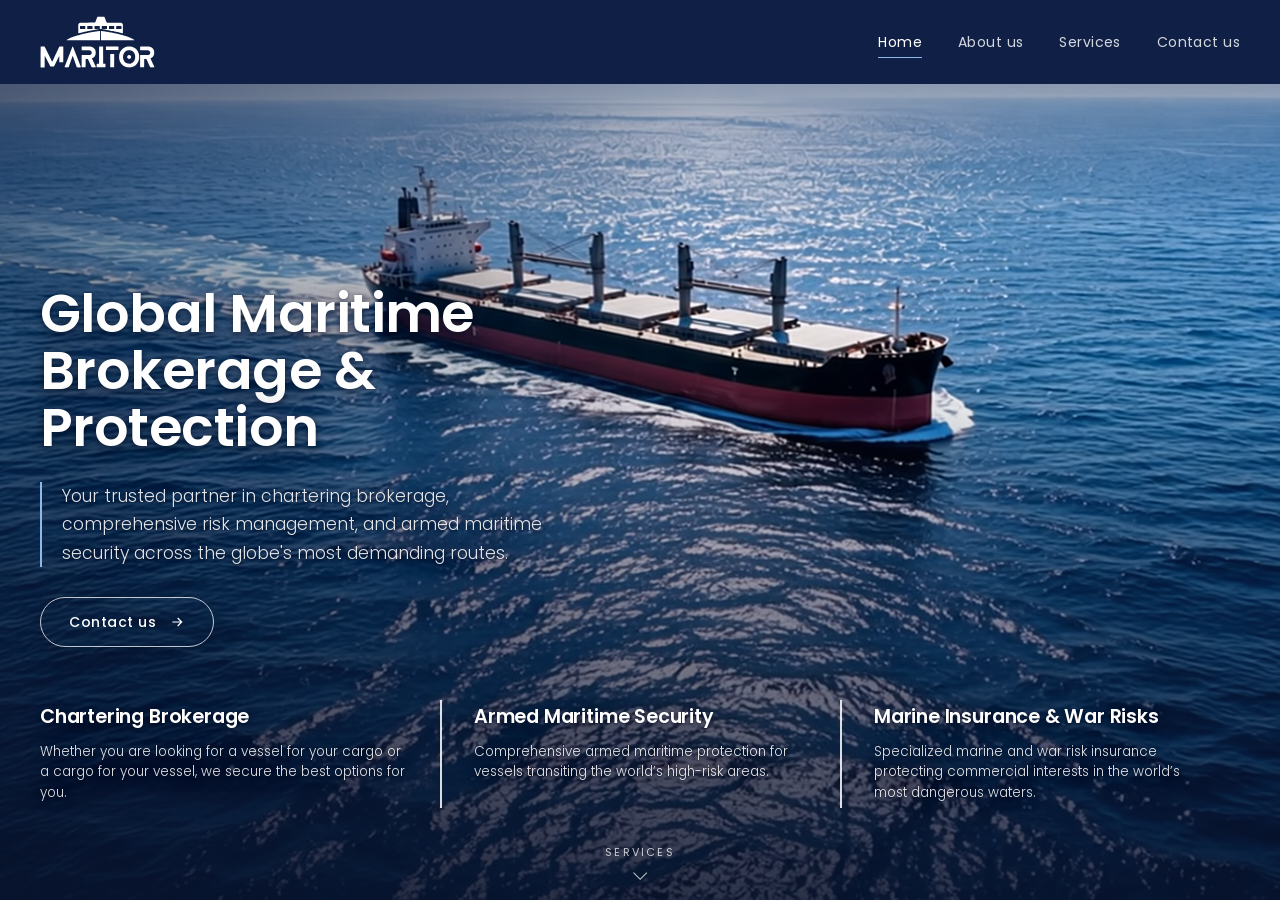
<file: index.html>
<!doctype html>
<html lang="en" class="no-js">
<head>
  <meta charset="utf-8">
  <meta name="viewport" content="width=device-width, initial-scale=1">
  <title>Maritor — Global Maritime Brokerage &amp; Protection</title>
  <meta name="description" content="Your trusted partner in chartering brokerage, comprehensive risk management, and armed maritime security across the globe's most demanding routes.">
  <link rel="canonical" href="https://maritorshipbrokers.com/">
  <meta property="og:type" content="website">
  <meta property="og:site_name" content="Maritor">
  <meta property="og:title" content="Maritor — Global Maritime Brokerage &amp; Protection">
  <meta property="og:description" content="Chartering brokerage, armed maritime security and war risk insurance brokerage.">
  <meta property="og:url" content="https://maritorshipbrokers.com/">
  <meta property="og:image" content="https://maritorshipbrokers.com/assets/video/hero-poster.jpg">
  <meta name="theme-color" content="#0f1f45">
  <link rel="icon" href="assets/img/favicon.svg" type="image/svg+xml">
  <link rel="preconnect" href="https://fonts.googleapis.com">
  <link rel="preconnect" href="https://fonts.gstatic.com" crossorigin>
  <link href="https://fonts.googleapis.com/css2?family=Poppins:wght@300;400;500;600&display=swap" rel="stylesheet">
  <link rel="preload" as="image" href="assets/video/hero-poster.jpg">
  <link rel="stylesheet" href="assets/css/style.css?v=15">
  <script type="application/ld+json">
  {"@context":"https://schema.org","@type":"Organization","name":"Maritor","url":"https://maritorshipbrokers.com/","logo":"https://maritorshipbrokers.com/assets/img/logo-blue.svg","email":"operations@maritorshipbrokers.com","description":"Global maritime brokerage and protection: chartering brokerage, armed maritime security and war risk insurance brokerage."}
  </script>
</head>
<body class="page-home">
  <a class="skip-link" href="#main">Skip to content</a>

  <header class="site-header" id="top">
    <div class="container">
      <a class="brand" href="index.html" aria-label="Maritor — Home">
        <img src="assets/img/logo-white.svg" alt="Maritor" width="115" height="52">
      </a>
      <button class="nav-toggle" aria-label="Open menu" aria-expanded="false" aria-controls="site-nav"><span></span><span></span><span></span></button>
      <nav class="nav" id="site-nav" aria-label="Main">
        <ul class="nav__list">
          <li><a class="nav__link" href="index.html" aria-current="page">Home</a></li>
          <li><a class="nav__link" href="about.html">About us</a></li>
          <li><a class="nav__link" href="services.html">Services</a></li>
          <li><a class="nav__link" href="contact.html">Contact us</a></li>
        </ul>
      </nav>
    </div>
  </header>

  <main id="main">
    <!-- HERO: ship video -->
    <section class="hero" aria-label="Introduction">
      <div class="hero__video" aria-hidden="true">
        <video class="hero__media" id="heroVideo" autoplay muted playsinline preload="auto"
               poster="assets/video/hero-poster.jpg">
        <source src="assets/video/hero-mobile.mp4" media="(max-width: 860px)" type="video/mp4">
        <source src="assets/video/hero-av1.mp4" type='video/mp4; codecs="av01.0.08M.10"'>
        <source src="assets/video/hero.mp4?v=3" type="video/mp4">
        </video>
        <video class="hero__media hero__media--b" id="heroVideoB" muted playsinline preload="auto">
        <source src="assets/video/hero-mobile.mp4" media="(max-width: 860px)" type="video/mp4">
        <source src="assets/video/hero-av1.mp4" type='video/mp4; codecs="av01.0.08M.10"'>
        <source src="assets/video/hero.mp4?v=3" type="video/mp4">
        </video>
      </div>
      <div class="container hero__inner">
        <div class="hero__content">
          <h1 class="hero__title reveal">Global Maritime Brokerage &amp; Protection</h1>
          <p class="hero__lead reveal">Your trusted partner in chartering brokerage, comprehensive risk management, and armed maritime security across the globe's most demanding routes.</p>
          <a class="btn btn--ghost reveal" href="contact.html">Contact us
            <svg viewBox="0 0 24 24" fill="none" stroke="currentColor" stroke-width="1.8" aria-hidden="true"><path d="M5 12h14M13 6l6 6-6 6"/></svg>
          </a>
        </div>
        <nav class="hero-cols reveal" aria-label="Our services">
          <a class="hero-col" href="services.html#brokerage">
            <h2>Chartering Brokerage</h2>
            <p>Whether you are looking for a vessel for your cargo or a cargo for your vessel, we secure the best options for you.</p>
          </a>
          <a class="hero-col" href="services.html#security">
            <h2>Armed Maritime Security</h2>
            <p>Comprehensive armed maritime protection for vessels transiting the world&rsquo;s high-risk areas.</p>
          </a>
          <a class="hero-col" href="services.html#insurance">
            <h2>Marine Insurance &amp; War Risks</h2>
            <p>Specialized marine and war risk insurance protecting commercial interests in the world&rsquo;s most dangerous waters.</p>
          </a>
        </nav>
      </div>
      <a class="hero__next" href="services.html" aria-label="Next: Services"><span>Services</span></a>
    </section>
  </main>

  <script src="assets/js/main.js?v=8" defer></script>
</body>
</html>
</file>
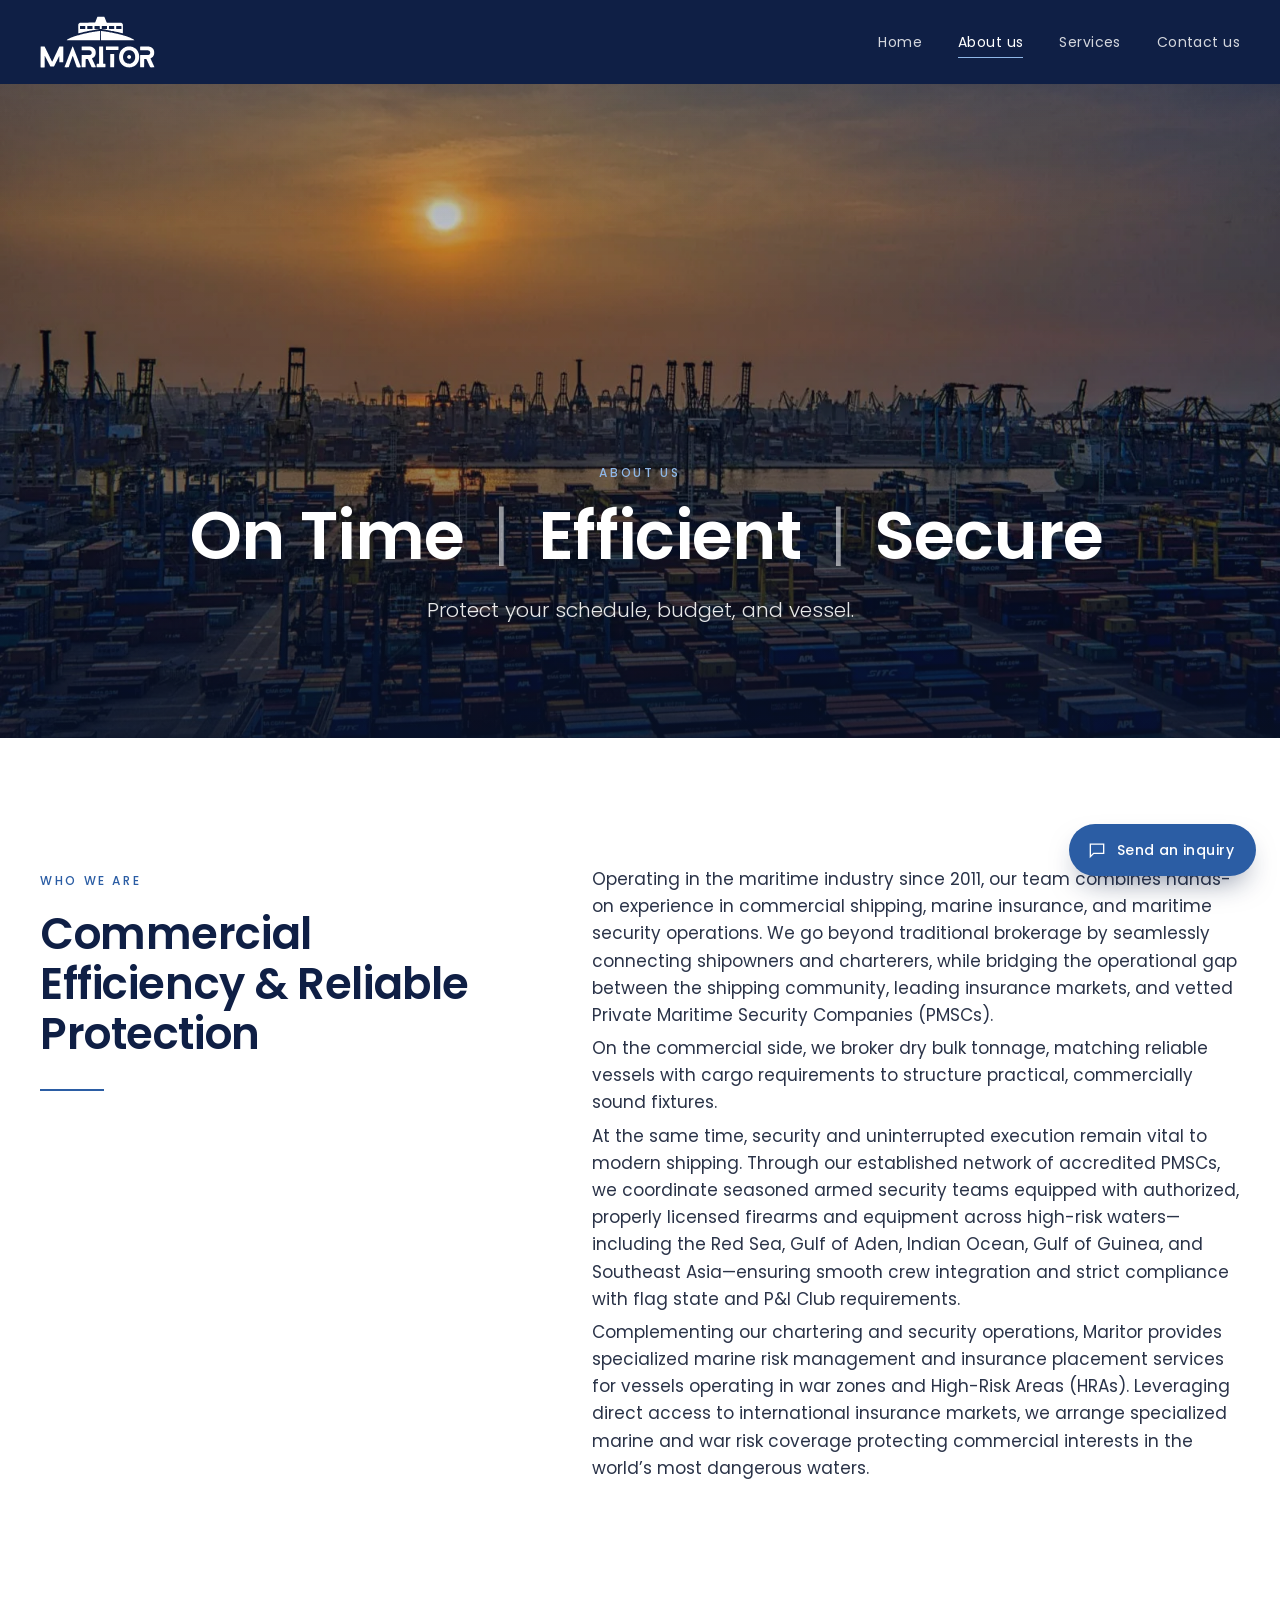
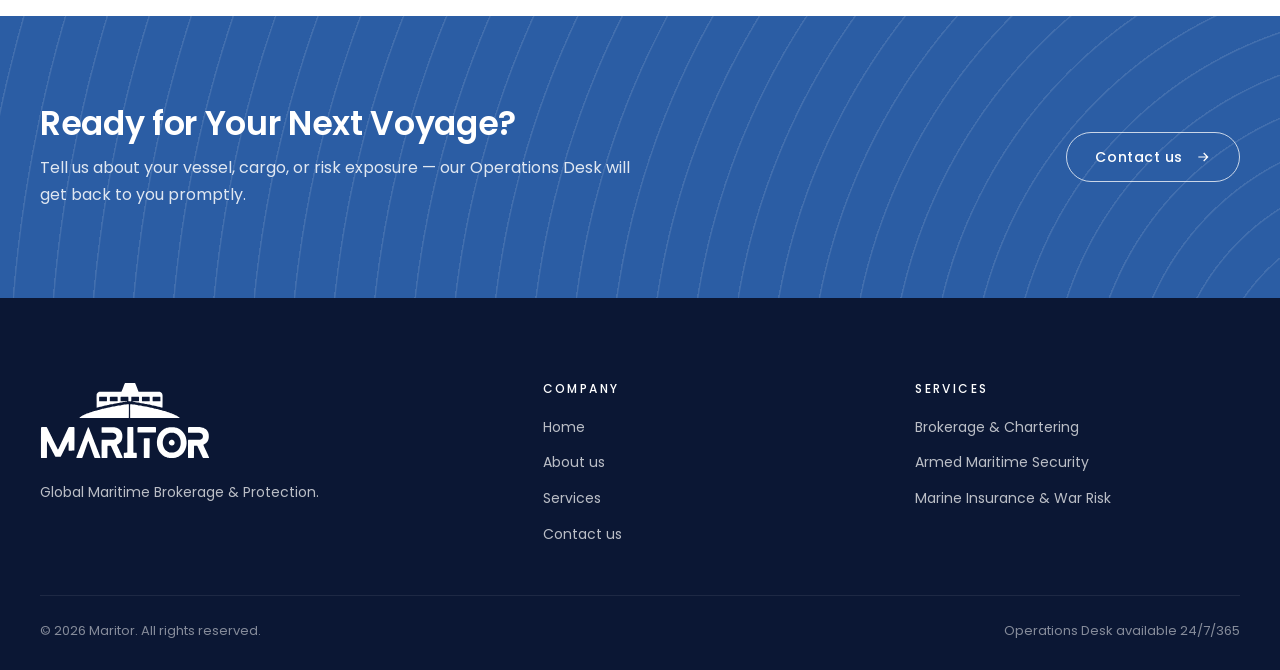
<file: about.html>
<!doctype html>
<html lang="en" class="no-js">
<head>
  <meta charset="utf-8">
  <meta name="viewport" content="width=device-width, initial-scale=1">
  <title>About us — Maritor</title>
  <meta name="description" content="Operating in the maritime industry since 2011: chartering brokerage, armed maritime security and war risk insurance arrangement.">
  <link rel="canonical" href="https://maritorshipbrokers.com/about.html">
  <meta property="og:type" content="website">
  <meta property="og:site_name" content="Maritor">
  <meta property="og:title" content="About us — Maritor">
  <meta property="og:description" content="Operating in the maritime industry since 2011: chartering brokerage, armed maritime security and war risk insurance arrangement.">
  <meta property="og:url" content="https://maritorshipbrokers.com/about.html">
  <meta property="og:image" content="https://maritorshipbrokers.com/assets/img/about-port-v3.jpg">
  <meta name="theme-color" content="#0f1f45">
  <link rel="icon" href="assets/img/favicon.svg" type="image/svg+xml">
  <link rel="preconnect" href="https://fonts.googleapis.com">
  <link rel="preconnect" href="https://fonts.gstatic.com" crossorigin>
  <link href="https://fonts.googleapis.com/css2?family=Poppins:wght@300;400;500;600&display=swap" rel="stylesheet">
  <link rel="stylesheet" href="assets/css/style.css?v=15">
</head>
<body>
  <a class="skip-link" href="#main">Skip to content</a>

  <header class="site-header" id="top">
    <div class="container">
      <a class="brand" href="index.html" aria-label="Maritor — Home">
        <img src="assets/img/logo-white.svg" alt="Maritor" width="115" height="52">
      </a>
      <button class="nav-toggle" aria-label="Open menu" aria-expanded="false" aria-controls="site-nav"><span></span><span></span><span></span></button>
      <nav class="nav" id="site-nav" aria-label="Main">
        <ul class="nav__list">
          <li><a class="nav__link" href="index.html">Home</a></li>
          <li><a class="nav__link" href="about.html" aria-current="page">About us</a></li>
          <li><a class="nav__link" href="services.html">Services</a></li>
          <li><a class="nav__link" href="contact.html">Contact us</a></li>
        </ul>
      </nav>
    </div>
  </header>

  <main id="main">
    <section class="page-hero">
      <picture><source type="image/webp" srcset="assets/img/about-port-v3-1200.webp 1200w, assets/img/about-port-v3-2400.webp 2400w" sizes="100vw"><img class="page-hero__img" src="assets/img/about-port-v3.jpg" alt="Aerial view of a container port at dusk" fetchpriority="high" decoding="async"></picture>
      <div class="container page-hero__content">
        <span class="eyebrow eyebrow--light reveal">About us</span>
        <h1 class="page-hero__title page-hero__title--line reveal">On Time <span>|</span> Efficient <span>|</span> Secure</h1>
        <p class="page-hero__lead reveal">Protect your schedule, budget, and vessel.</p>
      </div>
    </section>

    <section class="about">
      <div class="container about__grid">
        <div class="about__heading reveal">
          <span class="eyebrow">Who we are</span>
          <h2>Commercial Efficiency &amp; Reliable Protection</h2>
          <div class="rule"></div>
        </div>
        <div class="about__body reveal">
          <p>Operating in the maritime industry since 2011, our team combines hands-on experience in commercial shipping, marine insurance, and maritime security operations. We go beyond traditional brokerage by seamlessly connecting shipowners and charterers, while bridging the operational gap between the shipping community, leading insurance markets, and vetted Private Maritime Security Companies (PMSCs).</p>
          <p>On the commercial side, we broker dry bulk tonnage, matching reliable vessels with cargo requirements to structure practical, commercially sound fixtures.</p>
          <p>At the same time, security and uninterrupted execution remain vital to modern shipping. Through our established network of accredited PMSCs, we coordinate seasoned armed security teams equipped with authorized, properly licensed firearms and equipment across high-risk waters&mdash;including the Red Sea, Gulf of Aden, Indian Ocean, Gulf of Guinea, and Southeast Asia&mdash;ensuring smooth crew integration and strict compliance with flag state and P&amp;I Club requirements.</p>
          <p>Complementing our chartering and security operations, Maritor provides specialized marine risk management and insurance placement services for vessels operating in war zones and High-Risk Areas (HRAs). Leveraging direct access to international insurance markets, we arrange specialized marine and war risk coverage protecting commercial interests in the world&rsquo;s most dangerous waters.</p>
        </div>
      </div>
    </section>

    <section class="band">
      <div class="container">
        <div class="band__text reveal">
                    <h2>Ready for Your Next Voyage?</h2>
          <p>Tell us about your vessel, cargo, or risk exposure &mdash; our Operations Desk will get back to you promptly.</p>
        </div>
        <a class="btn btn--ghost reveal" href="contact.html">Contact us <svg viewBox="0 0 24 24" fill="none" stroke="currentColor" stroke-width="1.8" aria-hidden="true"><path d="M5 12h14M13 6l6 6-6 6"/></svg></a>
      </div>
    </section>
  </main>

  <footer class="site-footer">
    <div class="container">
      <div class="footer__top">
        <div class="footer__brand">
          <img src="assets/img/logo-white.svg" alt="Maritor" width="170" height="77">
          <p>Global Maritime Brokerage &amp; Protection.</p>
        </div>
        <div class="footer__col">
          <h3>Company</h3>
          <ul>
            <li><a href="index.html">Home</a></li>
            <li><a href="about.html">About us</a></li>
            <li><a href="services.html">Services</a></li>
            <li><a href="contact.html">Contact us</a></li>
          </ul>
        </div>
        <div class="footer__col">
          <h3>Services</h3>
          <ul>
            <li><a href="services.html#brokerage">Brokerage &amp; Chartering</a></li>
            <li><a href="services.html#security">Armed Maritime Security</a></li>
            <li><a href="services.html#insurance">Marine Insurance &amp; War Risk</a></li>
          </ul>
        </div>
      </div>
      <div class="footer__bottom">
        <span>&copy; <span data-year>2026</span> Maritor. All rights reserved.</span>
        <span>Operations Desk available 24/7/365</span>
      </div>
    </div>
  </footer>

  <script src="assets/js/main.js?v=8" defer></script>
</body>
</html>
</file>
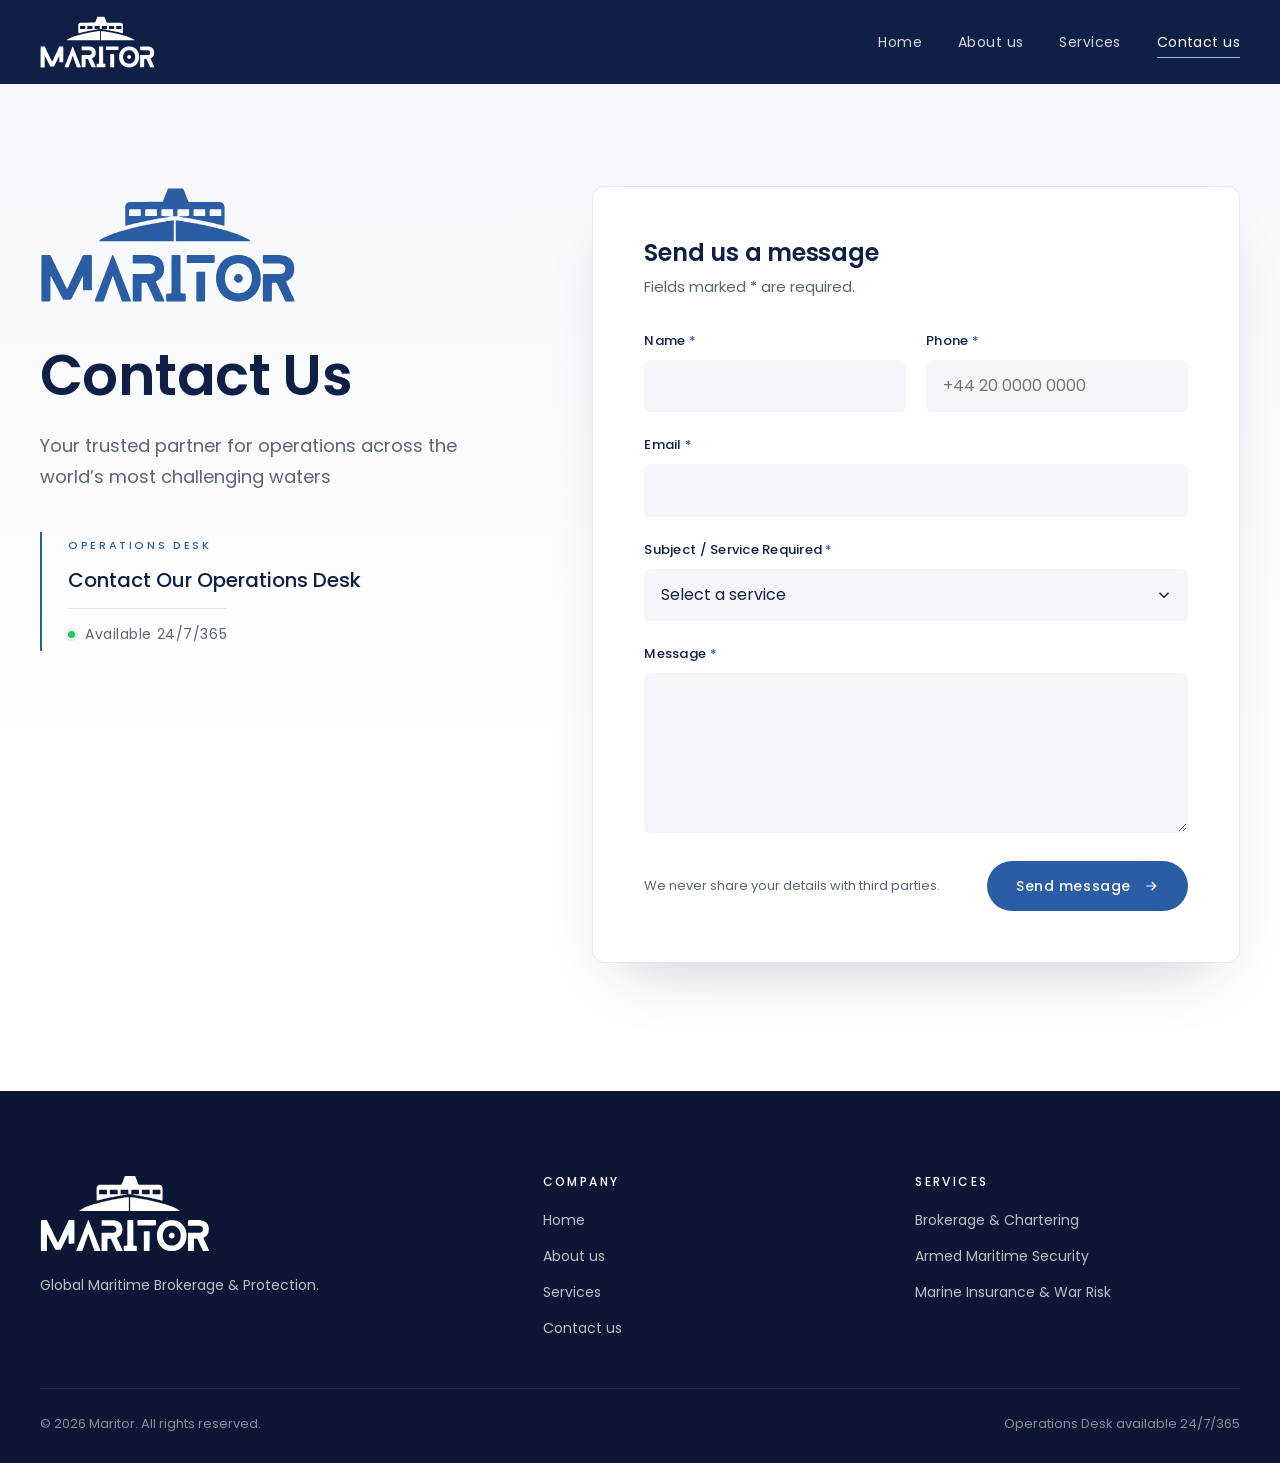
<file: contact.html>
<!doctype html>
<html lang="en" class="no-js">
<head>
  <meta charset="utf-8">
  <meta name="viewport" content="width=device-width, initial-scale=1">
  <title>Contact us — Maritor</title>
  <meta name="description" content="Contact the Maritor Operations Desk, available 24/7/365.">
  <link rel="canonical" href="https://maritorshipbrokers.com/contact.html">
  <meta property="og:type" content="website">
  <meta property="og:site_name" content="Maritor">
  <meta property="og:title" content="Contact us — Maritor">
  <meta property="og:description" content="Contact the Maritor Operations Desk, available 24/7/365.">
  <meta property="og:url" content="https://maritorshipbrokers.com/contact.html">
  <meta property="og:image" content="https://maritorshipbrokers.com/assets/video/hero-poster.jpg">
  <meta name="theme-color" content="#0f1f45">
  <link rel="icon" href="assets/img/favicon.svg" type="image/svg+xml">
  <link rel="preconnect" href="https://fonts.googleapis.com">
  <link rel="preconnect" href="https://fonts.gstatic.com" crossorigin>
  <link href="https://fonts.googleapis.com/css2?family=Poppins:wght@300;400;500;600&display=swap" rel="stylesheet">
  <link rel="stylesheet" href="assets/css/style.css?v=15">
</head>
<body>
  <a class="skip-link" href="#main">Skip to content</a>

  <header class="site-header" id="top">
    <div class="container">
      <a class="brand" href="index.html" aria-label="Maritor — Home">
        <img src="assets/img/logo-white.svg" alt="Maritor" width="115" height="52">
      </a>
      <button class="nav-toggle" aria-label="Open menu" aria-expanded="false" aria-controls="site-nav"><span></span><span></span><span></span></button>
      <nav class="nav" id="site-nav" aria-label="Main">
        <ul class="nav__list">
          <li><a class="nav__link" href="index.html">Home</a></li>
          <li><a class="nav__link" href="about.html">About us</a></li>
          <li><a class="nav__link" href="services.html">Services</a></li>
          <li><a class="nav__link" href="contact.html" aria-current="page">Contact us</a></li>
        </ul>
      </nav>
    </div>
  </header>

  <main id="main">
    <section class="contact">
      <div class="container contact__grid">
        <div class="reveal">
          <img class="contact__logo" src="assets/img/logo-blue.svg" alt="Maritor" width="260" height="118">
          <h1 class="contact__title">Contact Us</h1>
          <p class="contact__lead">Your trusted partner for operations across the world&rsquo;s most challenging waters</p>
          <div class="ops-desk">
            <span class="ops-desk__label">Operations Desk</span>
            <p class="ops-desk__title">Contact Our Operations Desk</p>
            <p class="ops-desk__meta"><span class="ops-desk__dot"></span>Available 24/7/365</p>
          </div>
        </div>

        <div class="form-card reveal">
          <h2>Send us a message</h2>
          <p>Fields marked <span style="color:var(--brand)">*</span> are required.</p>
          <form class="form" id="contactForm" action="contact.php" method="post" novalidate>
            <div class="field">
              <label for="f-name">Name <span class="req">*</span></label>
              <input id="f-name" name="name" type="text" autocomplete="name" required maxlength="100">
              <span class="field__error">Please enter your name.</span>
            </div>
            <div class="field">
              <label for="f-phone">Phone <span class="req">*</span></label>
              <input id="f-phone" name="phone" type="tel" autocomplete="tel" inputmode="tel" required maxlength="30" placeholder="+44 20 0000 0000">
              <span class="field__error">Please enter a valid phone number.</span>
            </div>
            <div class="field field--full">
              <label for="f-email">Email <span class="req">*</span></label>
              <input id="f-email" name="email" type="email" autocomplete="email" required maxlength="150">
              <span class="field__error">Please enter a valid email address.</span>
            </div>
            <div class="field field--full">
              <label for="f-service">Subject / Service Required <span class="req">*</span></label>
              <select id="f-service" name="service" required>
                <option value="" disabled selected hidden>Select a service</option>
                <option value="chartering">Chartering Inquiry</option>
                <option value="security">Maritime Security</option>
                <option value="insurance">Marine Insurance</option>
                <option value="general">General Inquiry</option>
              </select>
              <span class="field__error">Please choose a subject.</span>
            </div>
            <div class="field field--full">
              <label for="f-message">Message <span class="req">*</span></label>
              <textarea id="f-message" name="message" required maxlength="5000"></textarea>
              <span class="field__error">Please write your message.</span>
            </div>
            <div class="hp" aria-hidden="true">
              <label for="f-company">Company website</label>
              <input id="f-company" name="company_website" type="text" tabindex="-1" autocomplete="off">
            </div>
            <input type="hidden" name="ts" id="f-ts" value="">
            <div class="form-status" role="status" aria-live="polite"></div>
            <div class="form__footer">
              <p class="form__note">We never share your details with third parties.</p>
              <button class="btn btn--primary" type="submit">Send message <svg viewBox="0 0 24 24" fill="none" stroke="currentColor" stroke-width="1.8" aria-hidden="true"><path d="M5 12h14M13 6l6 6-6 6"/></svg></button>
            </div>
          </form>
        </div>
      </div>
    </section>
  </main>

  <footer class="site-footer">
    <div class="container">
      <div class="footer__top">
        <div class="footer__brand">
          <img src="assets/img/logo-white.svg" alt="Maritor" width="170" height="77">
          <p>Global Maritime Brokerage &amp; Protection.</p>
        </div>
        <div class="footer__col">
          <h3>Company</h3>
          <ul>
            <li><a href="index.html">Home</a></li>
            <li><a href="about.html">About us</a></li>
            <li><a href="services.html">Services</a></li>
            <li><a href="contact.html">Contact us</a></li>
          </ul>
        </div>
        <div class="footer__col">
          <h3>Services</h3>
          <ul>
            <li><a href="services.html#brokerage">Brokerage &amp; Chartering</a></li>
            <li><a href="services.html#security">Armed Maritime Security</a></li>
            <li><a href="services.html#insurance">Marine Insurance &amp; War Risk</a></li>
          </ul>
        </div>
      </div>
      <div class="footer__bottom">
        <span>&copy; <span data-year>2026</span> Maritor. All rights reserved.</span>
        <span>Operations Desk available 24/7/365</span>
      </div>
    </div>
  </footer>

  <script src="assets/js/main.js?v=8" defer></script>
</body>
</html>
</file>
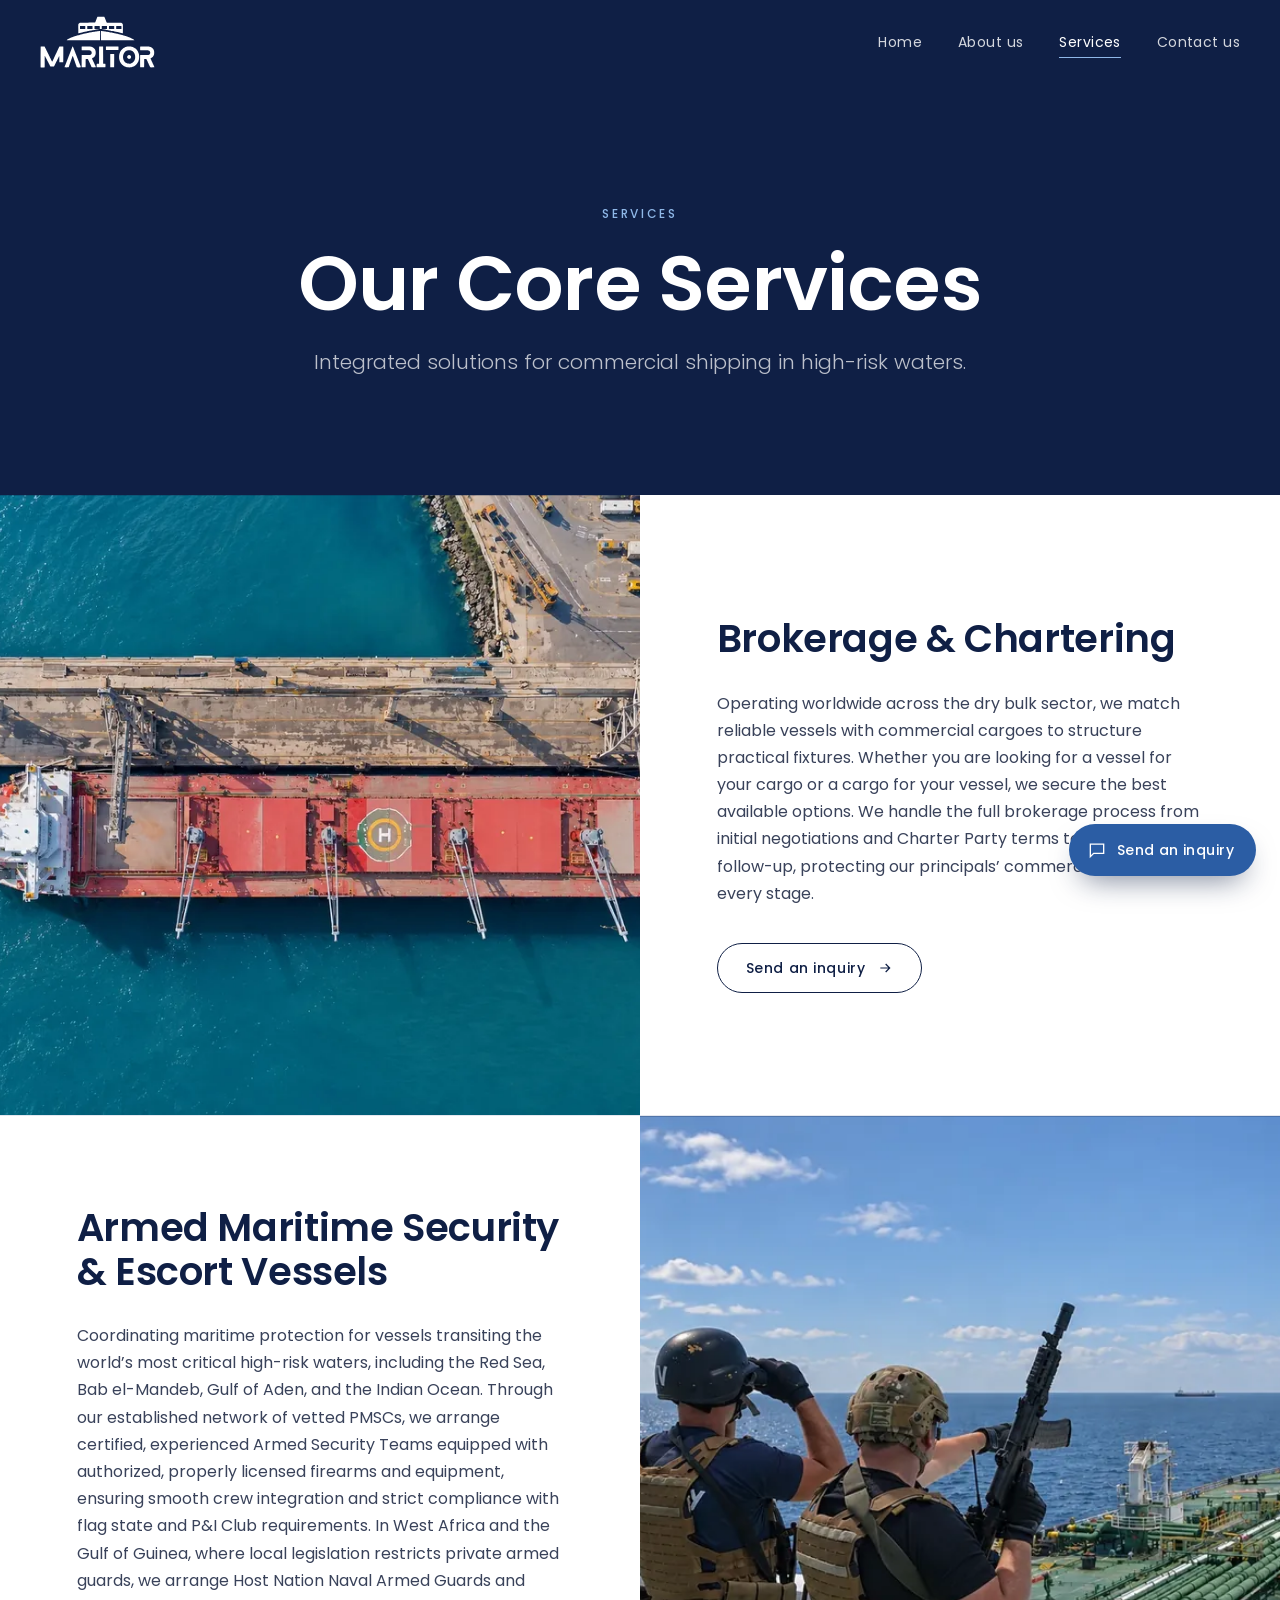
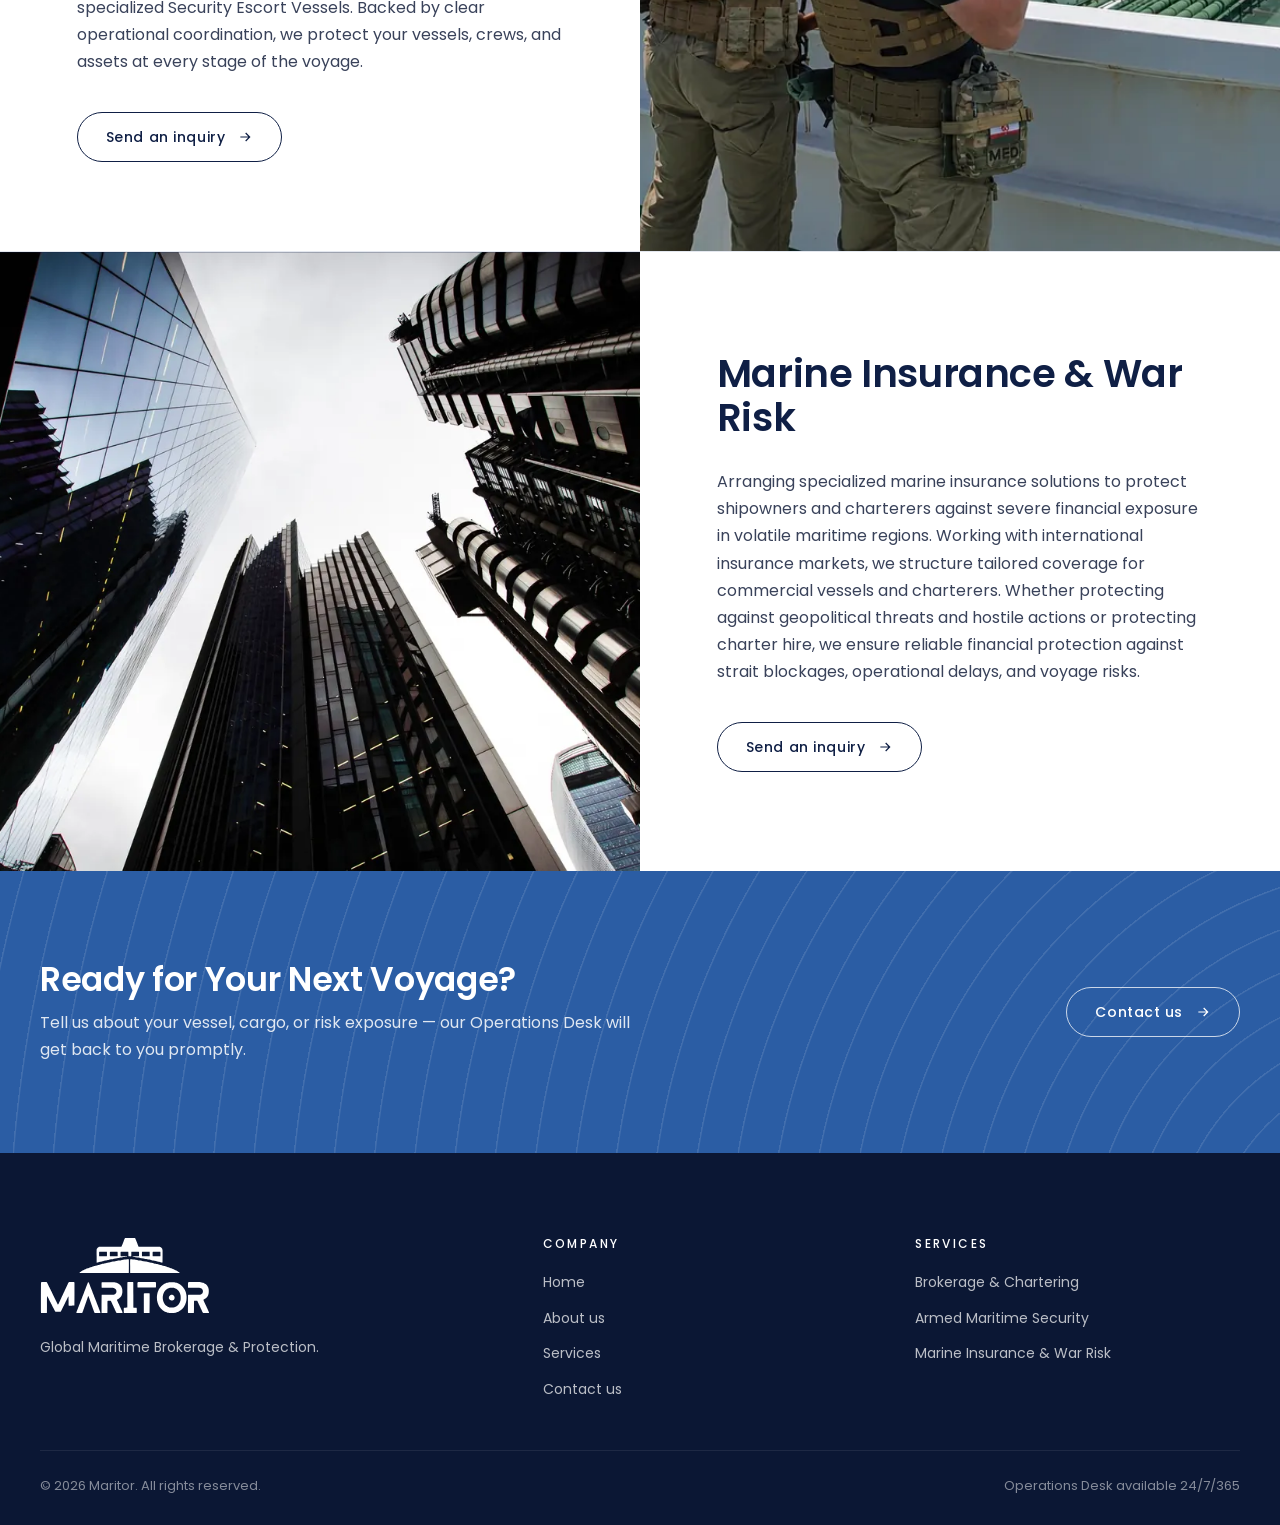
<file: services.html>
<!doctype html>
<html lang="en" class="no-js">
<head>
  <meta charset="utf-8">
  <meta name="viewport" content="width=device-width, initial-scale=1">
  <title>Services — Maritor</title>
  <meta name="description" content="Brokerage & Chartering, Armed Maritime Security & Escort Vessels, Marine Insurance & War Risk.">
  <link rel="canonical" href="https://maritorshipbrokers.com/services.html">
  <meta property="og:type" content="website">
  <meta property="og:site_name" content="Maritor">
  <meta property="og:title" content="Services — Maritor">
  <meta property="og:description" content="Brokerage & Chartering, Armed Maritime Security & Escort Vessels, Marine Insurance & War Risk.">
  <meta property="og:url" content="https://maritorshipbrokers.com/services.html">
  <meta property="og:image" content="https://maritorshipbrokers.com/assets/img/services-hero.jpg">
  <meta name="theme-color" content="#0f1f45">
  <link rel="icon" href="assets/img/favicon.svg" type="image/svg+xml">
  <link rel="preconnect" href="https://fonts.googleapis.com">
  <link rel="preconnect" href="https://fonts.gstatic.com" crossorigin>
  <link href="https://fonts.googleapis.com/css2?family=Poppins:wght@300;400;500;600&display=swap" rel="stylesheet">
  <link rel="stylesheet" href="assets/css/style.css?v=15">
</head>
<body>
  <a class="skip-link" href="#main">Skip to content</a>

  <header class="site-header" id="top">
    <div class="container">
      <a class="brand" href="index.html" aria-label="Maritor — Home">
        <img src="assets/img/logo-white.svg" alt="Maritor" width="115" height="52">
      </a>
      <button class="nav-toggle" aria-label="Open menu" aria-expanded="false" aria-controls="site-nav"><span></span><span></span><span></span></button>
      <nav class="nav" id="site-nav" aria-label="Main">
        <ul class="nav__list">
          <li><a class="nav__link" href="index.html">Home</a></li>
          <li><a class="nav__link" href="about.html">About us</a></li>
          <li><a class="nav__link" href="services.html" aria-current="page">Services</a></li>
          <li><a class="nav__link" href="contact.html">Contact us</a></li>
        </ul>
      </nav>
    </div>
  </header>

  <main id="main">
    <section class="page-hero page-hero--plain">
      <div class="container page-hero__content">
        <span class="eyebrow eyebrow--light reveal">Services</span>
        <h1 class="page-hero__title reveal">Our Core Services</h1>
        <p class="page-hero__lead reveal">Integrated solutions for commercial shipping in high-risk waters.</p>
      </div>
    </section>

    <article class="service" id="brokerage">
      <div class="service__media reveal-img"><picture><source type="image/webp" srcset="assets/img/service-brokerage-v2-1200.webp 1200w, assets/img/service-brokerage-v2-2400.webp 2400w" sizes="(max-width: 960px) 100vw, 50vw"><img class="" src="assets/img/service-brokerage-v2.jpg" alt="Bulk carrier loading cargo at a terminal, aerial view" loading="lazy" decoding="async"></picture></div>
      <div class="service__body reveal">
        <h2 class="service__title">Brokerage &amp; Chartering</h2>
        <p class="service__text">Operating worldwide across the dry bulk sector, we match reliable vessels with commercial cargoes to structure practical fixtures. Whether you are looking for a vessel for your cargo or a cargo for your vessel, we secure the best available options. We handle the full brokerage process from initial negotiations and Charter Party terms to post-fixture follow-up, protecting our principals&rsquo; commercial interests at every stage.</p>
        <div><a class="btn btn--outline" href="contact.html?service=chartering">Send an inquiry <svg viewBox="0 0 24 24" fill="none" stroke="currentColor" stroke-width="1.8" aria-hidden="true"><path d="M5 12h14M13 6l6 6-6 6"/></svg></a></div>
      </div>
    </article>

    <article class="service service--reverse" id="security">
      <div class="service__media reveal-img"><picture><source type="image/webp" srcset="assets/img/service-security-v2-1200.webp 1200w, assets/img/service-security-v2-2400.webp 2400w" sizes="(max-width: 960px) 100vw, 50vw"><img class="" src="assets/img/service-security-v2.jpg" alt="Armed security team on the deck of a tanker" loading="lazy" decoding="async"></picture></div>
      <div class="service__body reveal">
        <h2 class="service__title">Armed Maritime Security &amp; Escort Vessels</h2>
        <p class="service__text">Coordinating maritime protection for vessels transiting the world&rsquo;s most critical high-risk waters, including the Red Sea, Bab el-Mandeb, Gulf of Aden, and the Indian Ocean. Through our established network of vetted PMSCs, we arrange certified, experienced Armed Security Teams equipped with authorized, properly licensed firearms and equipment, ensuring smooth crew integration and strict compliance with flag state and P&amp;I Club requirements. In West Africa and the Gulf of Guinea, where local legislation restricts private armed guards, we arrange Host Nation Naval Armed Guards and specialized Security Escort Vessels. Backed by clear operational coordination, we protect your vessels, crews, and assets at every stage of the voyage.</p>
        <div><a class="btn btn--outline" href="contact.html?service=security">Send an inquiry <svg viewBox="0 0 24 24" fill="none" stroke="currentColor" stroke-width="1.8" aria-hidden="true"><path d="M5 12h14M13 6l6 6-6 6"/></svg></a></div>
      </div>
    </article>

    <article class="service" id="insurance">
      <div class="service__media reveal-img"><picture><source type="image/webp" srcset="assets/img/service-insurance-1200.webp 1200w, assets/img/service-insurance-2400.webp 2400w" sizes="(max-width: 960px) 100vw, 50vw"><img class="" src="assets/img/service-insurance.jpg" alt="Glass office towers of a financial district" loading="lazy" decoding="async"></picture></div>
      <div class="service__body reveal">
        <h2 class="service__title">Marine Insurance &amp; War Risk</h2>
        <p class="service__text">Arranging specialized marine insurance solutions to protect shipowners and charterers against severe financial exposure in volatile maritime regions. Working with international insurance markets, we structure tailored coverage for commercial vessels and charterers. Whether protecting against geopolitical threats and hostile actions or protecting charter hire, we ensure reliable financial protection against strait blockages, operational delays, and voyage risks.</p>
        <div><a class="btn btn--outline" href="contact.html?service=insurance">Send an inquiry <svg viewBox="0 0 24 24" fill="none" stroke="currentColor" stroke-width="1.8" aria-hidden="true"><path d="M5 12h14M13 6l6 6-6 6"/></svg></a></div>
      </div>
    </article>


    <section class="band">
      <div class="container">
        <div class="band__text reveal">
                    <h2>Ready for Your Next Voyage?</h2>
          <p>Tell us about your vessel, cargo, or risk exposure &mdash; our Operations Desk will get back to you promptly.</p>
        </div>
        <a class="btn btn--ghost reveal" href="contact.html">Contact us <svg viewBox="0 0 24 24" fill="none" stroke="currentColor" stroke-width="1.8" aria-hidden="true"><path d="M5 12h14M13 6l6 6-6 6"/></svg></a>
      </div>
    </section>
  </main>

  <footer class="site-footer">
    <div class="container">
      <div class="footer__top">
        <div class="footer__brand">
          <img src="assets/img/logo-white.svg" alt="Maritor" width="170" height="77">
          <p>Global Maritime Brokerage &amp; Protection.</p>
        </div>
        <div class="footer__col">
          <h3>Company</h3>
          <ul>
            <li><a href="index.html">Home</a></li>
            <li><a href="about.html">About us</a></li>
            <li><a href="services.html">Services</a></li>
            <li><a href="contact.html">Contact us</a></li>
          </ul>
        </div>
        <div class="footer__col">
          <h3>Services</h3>
          <ul>
            <li><a href="services.html#brokerage">Brokerage &amp; Chartering</a></li>
            <li><a href="services.html#security">Armed Maritime Security</a></li>
            <li><a href="services.html#insurance">Marine Insurance &amp; War Risk</a></li>
          </ul>
        </div>
      </div>
      <div class="footer__bottom">
        <span>&copy; <span data-year>2026</span> Maritor. All rights reserved.</span>
        <span>Operations Desk available 24/7/365</span>
      </div>
    </div>
  </footer>

  <script src="assets/js/main.js?v=8" defer></script>
</body>
</html>
</file>
<file: assets/css/style.css>
/* ==========================================================================
   MARITOR — global styles
   ========================================================================== */

:root {
  --navy-900: #0b1734;
  --navy-800: #0f1f45;
  --navy-700: #16295a;
  --brand: #2b5da4;
  --brand-600: #234e8c;
  --sky: #8fb8e8;
  --ink: #18213a;
  --muted: #5b6478;
  --line: #e3e7ef;
  --bg-soft: #f4f6fa;
  --white: #ffffff;

  --font: "Poppins", system-ui, -apple-system, "Segoe UI", Roboto, Arial, sans-serif;

  --header-h: 84px;
  --container: 1240px;
  --gutter: clamp(16px, 4vw, 40px);
  --radius: 6px;
  --ease: cubic-bezier(.2, .7, .2, 1);
}

*, *::before, *::after { box-sizing: border-box; }

html { -webkit-text-size-adjust: 100%; scroll-behavior: smooth; scroll-padding-top: var(--header-h); }

body {
  margin: 0;
  font-family: var(--font);
  font-size: 16px;
  line-height: 1.7;
  color: var(--ink);
  background: var(--white);
  -webkit-font-smoothing: antialiased;
  text-rendering: optimizeLegibility;
}

img, video, svg { display: block; max-width: 100%; }
a { color: inherit; text-decoration: none; }
h1, h2, h3, h4 { margin: 0; font-weight: 600; line-height: 1.15; letter-spacing: -0.01em; }
p { margin: 0 0 1.1em; }
p:last-child { margin-bottom: 0; }

.container {
  width: 100%;
  max-width: calc(var(--container) + var(--gutter) * 2);
  margin: 0 auto;
  padding: 0 var(--gutter);
}

.visually-hidden {
  position: absolute !important; width: 1px; height: 1px; overflow: hidden;
  clip: rect(0 0 0 0); white-space: nowrap;
}

.skip-link {
  position: absolute; left: 12px; top: -60px; z-index: 200;
  background: var(--white); color: var(--navy-800); padding: 10px 16px; border-radius: var(--radius);
}
.skip-link:focus { top: 12px; }

:focus-visible { outline: 2px solid var(--sky); outline-offset: 3px; }

/* ---------- Eyebrow / labels ---------- */
.eyebrow {
  display: inline-block;
  font-size: 12px;
  font-weight: 500;
  letter-spacing: 0.22em;
  text-transform: uppercase;
  color: var(--brand);
  margin-bottom: 18px;
}
.eyebrow--light { color: var(--sky); }

/* ---------- Buttons ---------- */
.btn {
  display: inline-flex; align-items: center; gap: 12px;
  height: 50px; padding: 0 28px;
  font: 500 14px/1 var(--font); letter-spacing: 0.04em;
  border-radius: 999px; border: 1px solid transparent;
  cursor: pointer;
  transition: background-color .25s var(--ease), color .25s var(--ease), border-color .25s var(--ease), transform .25s var(--ease);
}
.btn svg { width: 16px; height: 16px; transition: transform .25s var(--ease); }
.btn:hover svg { transform: translateX(4px); }

.btn--primary { background: var(--brand); color: var(--white); }
.btn--primary:hover { background: var(--brand-600); }
.btn--ghost { border-color: rgba(255,255,255,.75); color: var(--white); }
.btn--ghost:hover { background: var(--white); color: var(--navy-800); }
.btn--outline { border-color: var(--navy-800); color: var(--navy-800); }
.btn--outline:hover { background: var(--navy-800); color: var(--white); }

/* ==========================================================================
   Header
   ========================================================================== */
.site-header {
  position: fixed; inset: 0 0 auto 0; z-index: 100;
  height: var(--header-h);
  background: var(--navy-800);
  transition: box-shadow .3s var(--ease), height .3s var(--ease);
}
.site-header.is-scrolled { box-shadow: 0 6px 24px rgba(5, 12, 30, .35); }

.site-header .container {
  height: 100%;
  display: flex; align-items: center; justify-content: space-between; gap: 24px;
}

.brand { display: flex; align-items: center; color: var(--white); }
.brand img { height: 52px; width: auto; }

.nav { display: flex; align-items: center; gap: 40px; }
.nav__list { display: flex; gap: 36px; list-style: none; margin: 0; padding: 0; }
.nav__link {
  position: relative;
  font-size: 14px; font-weight: 400; letter-spacing: 0.03em;
  color: rgba(255,255,255,.82);
  padding: 6px 0;
  transition: color .2s var(--ease);
}
.nav__link::after {
  content: ""; position: absolute; left: 0; right: 0; bottom: 0; height: 1px;
  background: var(--sky); transform: scaleX(0); transform-origin: left;
  transition: transform .3s var(--ease);
}
.nav__link:hover, .nav__link[aria-current="page"] { color: var(--white); }
.nav__link:hover::after, .nav__link[aria-current="page"]::after { transform: scaleX(1); }

.nav-toggle {
  display: none;
  width: 44px; height: 44px; margin-right: -10px;
  background: none; border: 0; cursor: pointer; color: var(--white);
  position: relative;
}
.nav-toggle span {
  position: absolute; left: 11px; right: 11px; height: 2px; background: currentColor;
  transition: transform .3s var(--ease), opacity .2s;
}
.nav-toggle span:nth-child(1) { top: 15px; }
.nav-toggle span:nth-child(2) { top: 21px; }
.nav-toggle span:nth-child(3) { top: 27px; }
.nav-open .nav-toggle span:nth-child(1) { transform: translateY(6px) rotate(45deg); }
.nav-open .nav-toggle span:nth-child(2) { opacity: 0; }
.nav-open .nav-toggle span:nth-child(3) { transform: translateY(-6px) rotate(-45deg); }

@media (max-width: 860px) {
  :root { --header-h: 70px; }
  .brand img { height: 42px; }
  .nav-toggle { display: block; }
  .nav {
    position: fixed; inset: var(--header-h) 0 auto 0;
    background: var(--navy-800);
    border-top: 1px solid rgba(255,255,255,.08);
    padding: 12px var(--gutter) 28px;
    flex-direction: column; align-items: stretch; gap: 0;
    transform: translateY(-8px); opacity: 0; visibility: hidden;
    transition: opacity .25s var(--ease), transform .25s var(--ease), visibility .25s;
  }
  .nav-open .nav { transform: none; opacity: 1; visibility: visible; }
  .nav__list { flex-direction: column; gap: 0; }
  .nav__link { display: block; padding: 16px 0; font-size: 17px; border-bottom: 1px solid rgba(255,255,255,.08); }
  .nav__link::after { display: none; }
}

main { display: block; }

/* ==========================================================================
   HOME — video hero
   ========================================================================== */
.hero {
  position: relative;
  min-height: 100vh; min-height: 100svh;
  display: flex; align-items: flex-end;
  color: var(--white);
  background: var(--navy-900);
  overflow: hidden;
  isolation: isolate;
}
.hero__media {
  position: absolute; inset: 0; z-index: -2;
  width: 100%; height: 100%;
  object-fit: cover; object-position: 50% 50%;
}
.hero::before {
  /* top fade blends into header, left fade carries the copy */
  content: ""; position: absolute; inset: 0; z-index: -1;
  background:
    linear-gradient(180deg, rgba(15,31,69,.92) 0%, rgba(15,31,69,.55) 18%, rgba(15,31,69,0) 42%),
    linear-gradient(90deg, rgba(8,18,42,.55) 0%, rgba(8,18,42,.2) 40%, rgba(8,18,42,0) 60%),
    linear-gradient(0deg, rgba(8,18,42,.7) 0%, rgba(8,18,42,.35) 28%, rgba(8,18,42,0) 50%);
}
.hero__content {
  padding-top: var(--header-h);
  padding-bottom: clamp(48px, 8vh, 96px);
  max-width: 600px;
}
.hero__title {
  font-size: clamp(34px, 4.2vw, 58px);
  font-weight: 600;
  line-height: 1.06;
  margin-bottom: 26px;
}
.hero__lead {
  font-size: clamp(16px, 1.35vw, 19px);
  font-weight: 300;
  line-height: 1.65;
  color: rgba(255,255,255,.88);
  max-width: 540px;
  margin-bottom: 30px;
  padding-left: 20px;
  border-left: 2px solid var(--sky);
}
.hero__scroll {
  position: absolute; left: 50%; bottom: 28px; transform: translateX(-50%);
  width: 26px; height: 42px; border: 1.5px solid rgba(255,255,255,.6); border-radius: 14px;
}
.hero__scroll::after {
  content: ""; position: absolute; left: 50%; top: 8px; width: 3px; height: 8px; margin-left: -1.5px;
  border-radius: 2px; background: var(--white);
  animation: scrollDot 2s var(--ease) infinite;
}
@keyframes scrollDot { 0% { opacity: 0; transform: translateY(0); } 30% { opacity: 1; } 100% { opacity: 0; transform: translateY(14px); } }

@media (max-width: 860px) {
  /* phones: show the full, uncropped video frame, text on navy below it */
  .hero { display: block; min-height: 0; padding-top: var(--header-h); background: var(--navy-900); }
  .hero::before { display: none; }
  .hero__media { position: static; display: block; width: 100%; height: auto; aspect-ratio: 16 / 9; object-fit: contain; z-index: 0; }
  .hero__content { padding: 36px 0 84px; }
  .hero__title { font-size: clamp(32px, 9vw, 44px); }
  .hero__scroll { display: none; }
}

/* ==========================================================================
   HOME — intro + services column (white)
   ========================================================================== */
.intro { padding: clamp(72px, 10vw, 130px) 0; }
.intro__grid {
  display: grid;
  grid-template-columns: minmax(0, 5fr) minmax(0, 7fr);
  gap: clamp(40px, 7vw, 110px);
  align-items: start;
}
.intro__brand img { width: clamp(200px, 22vw, 280px); height: auto; margin-bottom: 34px; }
.intro__brand p { color: var(--muted); max-width: 400px; margin-bottom: 34px; }

.service-list { list-style: none; margin: 0; padding: 0; border-top: 1px solid var(--line); }
.service-list li { border-bottom: 1px solid var(--line); }
.service-list a {
  display: grid; grid-template-columns: 56px 1fr 44px; align-items: center; gap: 16px;
  padding: 30px 4px;
  transition: padding .35s var(--ease), background-color .35s var(--ease);
}
.service-list__num { font-size: 13px; font-weight: 500; letter-spacing: .1em; color: var(--brand); }
.service-list__title { font-size: clamp(20px, 2.1vw, 28px); font-weight: 500; color: var(--navy-800); line-height: 1.25; }
.service-list__arrow {
  width: 44px; height: 44px; border-radius: 50%;
  display: grid; place-items: center;
  border: 1px solid var(--line); color: var(--navy-800);
  transition: background-color .3s var(--ease), color .3s var(--ease), border-color .3s var(--ease), transform .3s var(--ease);
}
.service-list__arrow svg { width: 16px; height: 16px; }
.service-list a:hover { padding-left: 16px; background: var(--bg-soft); }
.service-list a:hover .service-list__arrow { background: var(--brand); border-color: var(--brand); color: var(--white); transform: rotate(-45deg); }

@media (max-width: 860px) {
  .intro__grid { grid-template-columns: 1fr; }
  .service-list a { grid-template-columns: 40px 1fr 40px; padding: 24px 0; }
  .service-list__arrow { width: 40px; height: 40px; }
}

/* ==========================================================================
   Image page hero (About / Services)
   ========================================================================== */
.page-hero {
  position: relative;
  min-height: 82vh; min-height: 82svh;
  display: flex; align-items: flex-end;
  color: var(--white);
  background: var(--navy-900);
  isolation: isolate; overflow: hidden;
}
.page-hero__img {
  position: absolute; inset: 0; z-index: -2;
  width: 100%; height: 100%; object-fit: cover;
  transform: scale(1.04);
  animation: heroZoom 14s var(--ease) forwards;
}
@keyframes heroZoom { to { transform: scale(1); } }
.page-hero::before {
  content: ""; position: absolute; inset: 0; z-index: -1;
  background:
    linear-gradient(180deg, rgba(15,31,69,.55) 0%, rgba(15,31,69,0) 30%),
    linear-gradient(0deg, rgba(8,18,42,.82) 0%, rgba(8,18,42,.35) 45%, rgba(8,18,42,.15) 100%);
}
.page-hero__content {
  padding-top: calc(var(--header-h) + 60px);
  padding-bottom: clamp(56px, 9vw, 110px);
  text-align: center;
  margin: 0 auto;
  max-width: 980px;
}
.page-hero__title {
  font-size: clamp(36px, 6vw, 80px);
  font-weight: 600;
  line-height: 1.05;
  margin-bottom: 22px;
}
.page-hero__lead {
  font-size: clamp(16px, 1.6vw, 21px);
  font-weight: 300;
  color: rgba(255,255,255,.9);
}

/* ==========================================================================
   About — body copy
   ========================================================================== */
.about { padding: clamp(72px, 10vw, 130px) 0; }
.about__grid {
  display: grid;
  grid-template-columns: minmax(0, 5fr) minmax(0, 7fr);
  gap: clamp(36px, 7vw, 110px);
}
.about__heading { position: sticky; top: calc(var(--header-h) + 40px); align-self: start; }
.about__heading h2 { font-size: clamp(30px, 3.4vw, 46px); color: var(--navy-800); }
.about__heading .rule { width: 64px; height: 2px; background: var(--brand); margin-top: 30px; }
.about__body { font-size: 17px; color: #39425a; }
.about__body p:first-child { font-size: clamp(19px, 1.6vw, 22px); line-height: 1.6; color: var(--ink); font-weight: 400; }

@media (max-width: 860px) {
  .about__grid { grid-template-columns: 1fr; }
  .about__heading { position: static; }
}

/* ==========================================================================
   Services — alternating rows
   ========================================================================== */
.services-intro { padding: clamp(64px, 8vw, 100px) 0 clamp(24px, 4vw, 40px); text-align: center; }
.services-intro h2 { font-size: clamp(28px, 3.4vw, 44px); color: var(--navy-800); }

.service {
  display: grid; grid-template-columns: 1fr 1fr;
  min-height: 620px;
}
.service + .service { border-top: 1px solid var(--line); }
.service__media { position: relative; overflow: hidden; background: var(--navy-800); min-height: 360px; }
.service__media img {
  position: absolute; inset: 0; width: 100%; height: 100%; object-fit: cover;
  transition: transform 1.2s var(--ease);
}
.service:hover .service__media img { transform: scale(1.04); }
.service__body {
  display: flex; flex-direction: column; justify-content: center;
  padding: clamp(48px, 7vw, 110px) clamp(24px, 6vw, 100px);
}
.service__num { font-size: 13px; font-weight: 500; letter-spacing: .2em; color: var(--brand); margin-bottom: 18px; }
.service__title { font-size: clamp(28px, 3vw, 42px); color: var(--navy-800); margin-bottom: 28px; }
.service__text { color: #39425a; max-width: 560px; margin-bottom: 36px; }
.service--reverse .service__media { order: 2; }

@media (max-width: 960px) {
  .service { grid-template-columns: 1fr; min-height: 0; }
  .service--reverse .service__media { order: 0; }
  .service__media { aspect-ratio: 16 / 10; min-height: 0; }
}

/* ==========================================================================
   Blue band (pre-footer)
   ========================================================================== */
.band {
  background: var(--brand);
  color: var(--white);
  padding: clamp(56px, 7vw, 90px) 0;
  position: relative; overflow: hidden;
}
.band::after {
  /* subtle wave lines */
  content: ""; position: absolute; inset: 0; pointer-events: none; opacity: .12;
  background: repeating-radial-gradient(circle at 110% 140%, transparent 0 38px, rgba(255,255,255,.9) 39px 40px);
}
.band .container { position: relative; z-index: 1; display: flex; align-items: center; justify-content: space-between; gap: 40px; flex-wrap: wrap; }
.band__text h2 { font-size: clamp(24px, 2.6vw, 36px); margin-bottom: 10px; }
.band__text p { color: rgba(255,255,255,.85); max-width: 620px; }
.band .btn--ghost:hover { color: var(--brand); }

/* ==========================================================================
   Contact page
   ========================================================================== */
.contact {
  padding: calc(var(--header-h) + clamp(56px, 8vw, 110px)) 0 clamp(72px, 10vw, 130px);
  background:
    linear-gradient(180deg, var(--bg-soft) 0%, var(--white) 70%);
}
.contact__grid {
  display: grid; grid-template-columns: minmax(0, 5fr) minmax(0, 7fr);
  gap: clamp(40px, 7vw, 100px); align-items: start;
}
.contact__logo { width: clamp(190px, 20vw, 260px); margin-bottom: 40px; }
.contact__title { font-size: clamp(36px, 4.4vw, 58px); color: var(--navy-800); margin-bottom: 22px; }
.contact__lead { font-size: 18px; color: var(--muted); max-width: 440px; margin-bottom: 40px; }

.ops-card {
  display: flex; gap: 18px; align-items: center;
  padding: 24px 26px;
  background: var(--navy-800); color: var(--white);
  border-radius: 10px;
  max-width: 440px;
}
.ops-card__icon {
  flex: none; width: 52px; height: 52px; border-radius: 50%;
  display: grid; place-items: center;
  background: rgba(143,184,232,.14); color: var(--sky);
}
.ops-card__icon svg { width: 24px; height: 24px; }
.ops-card strong { display: block; font-weight: 500; font-size: 16px; line-height: 1.4; }
.ops-card span { display: flex; align-items: center; gap: 8px; font-size: 14px; color: var(--sky); margin-top: 2px; }
.ops-card span::before {
  content: ""; width: 8px; height: 8px; border-radius: 50%; background: #39d98a;
  box-shadow: 0 0 0 0 rgba(57,217,138,.6); animation: pulse 2s infinite;
}
@keyframes pulse { 70% { box-shadow: 0 0 0 8px rgba(57,217,138,0); } 100% { box-shadow: 0 0 0 0 rgba(57,217,138,0); } }

.form-card {
  background: var(--white);
  border: 1px solid var(--line);
  border-radius: 12px;
  padding: clamp(28px, 4vw, 52px);
  box-shadow: 0 30px 60px -30px rgba(15, 31, 69, .25);
}
.form-card h2 { font-size: 24px; color: var(--navy-800); margin-bottom: 8px; }
.form-card > p { color: var(--muted); font-size: 15px; margin-bottom: 30px; }

.form { display: grid; grid-template-columns: 1fr 1fr; gap: 22px 20px; }
.field { display: flex; flex-direction: column; gap: 8px; }
.field--full { grid-column: 1 / -1; }
.field label { font-size: 13px; font-weight: 500; color: var(--navy-800); letter-spacing: .02em; }
.field label .req { color: var(--brand); }
.field input, .field select, .field textarea {
  width: 100%;
  font: 400 16px/1.4 var(--font); color: var(--ink);
  background: var(--bg-soft);
  border: 1px solid transparent; border-radius: var(--radius);
  padding: 14px 16px;
  transition: border-color .2s, background-color .2s, box-shadow .2s;
  -webkit-appearance: none; appearance: none;
}
.field select {
  background-image: url("data:image/svg+xml,%3Csvg xmlns='http://www.w3.org/2000/svg' viewBox='0 0 24 24' fill='none' stroke='%230f1f45' stroke-width='2'%3E%3Cpath d='m6 9 6 6 6-6'/%3E%3C/svg%3E");
  background-repeat: no-repeat; background-position: right 14px center; background-size: 18px;
  padding-right: 44px; cursor: pointer;
}
.field textarea { min-height: 160px; resize: vertical; }
.field input:focus, .field select:focus, .field textarea:focus {
  outline: none; background: var(--white); border-color: var(--brand); box-shadow: 0 0 0 4px rgba(43,93,164,.12);
}
.field.is-invalid input, .field.is-invalid select, .field.is-invalid textarea { border-color: #d64545; background: #fff6f6; }
.field__error { font-size: 12px; color: #d64545; min-height: 0; display: none; }
.field.is-invalid .field__error { display: block; }

.hp { position: absolute !important; left: -9999px !important; width: 1px; height: 1px; overflow: hidden; }

.form__footer { grid-column: 1 / -1; display: flex; align-items: center; justify-content: space-between; gap: 20px; flex-wrap: wrap; margin-top: 6px; }
.form__note { font-size: 13px; color: var(--muted); margin: 0; }
.form .btn[disabled] { opacity: .6; cursor: progress; }

.form-status {
  grid-column: 1 / -1;
  display: none;
  padding: 16px 18px; border-radius: var(--radius); font-size: 15px;
}
.form-status.is-success { display: block; background: #eaf7f0; color: #17643f; }
.form-status.is-error { display: block; background: #fdeeee; color: #9b2c2c; }

@media (max-width: 960px) {
  .contact__grid { grid-template-columns: 1fr; }
}
@media (max-width: 560px) {
  .form { grid-template-columns: 1fr; }
  .form__footer .btn { width: 100%; justify-content: center; }
}

/* ==========================================================================
   Footer
   ========================================================================== */
.site-footer { background: var(--navy-900); color: rgba(255,255,255,.72); font-size: 14px; }
.footer__top {
  display: grid; grid-template-columns: 1.4fr 1fr 1fr; gap: 48px;
  padding: clamp(56px, 7vw, 84px) 0 48px;
}
.footer__brand img { width: 170px; height: auto; margin-bottom: 22px; }
.footer__brand p { max-width: 340px; }
.footer__col h3 { font-size: 12px; font-weight: 500; letter-spacing: .2em; text-transform: uppercase; color: var(--white); margin-bottom: 20px; }
.footer__col ul { list-style: none; margin: 0; padding: 0; display: grid; gap: 12px; }
.footer__col a { transition: color .2s; }
.footer__col a:hover { color: var(--white); }
.footer__bottom {
  border-top: 1px solid rgba(255,255,255,.08);
  padding: 24px 0 28px;
  display: flex; justify-content: space-between; gap: 16px; flex-wrap: wrap;
  font-size: 13px; color: rgba(255,255,255,.5);
}

@media (max-width: 860px) {
  .footer__top { grid-template-columns: 1fr 1fr; }
  .footer__brand { grid-column: 1 / -1; }
}

/* ==========================================================================
   Reveal on scroll
   ========================================================================== */
.reveal { opacity: 0; transform: translateY(24px); transition: opacity .9s var(--ease), transform .9s var(--ease); }
.reveal.is-visible { opacity: 1; transform: none; }
.no-js .reveal { opacity: 1; transform: none; }

@media (prefers-reduced-motion: reduce) {
  *, *::before, *::after { animation: none !important; transition: none !important; scroll-behavior: auto !important; }
  .reveal { opacity: 1; transform: none; }
}

/* ==========================================================================
   HOME — single screen: video + three columns, no footer
   ========================================================================== */
.page-home { overflow: hidden; height: 100svh; }
.page-home .hero { height: 100vh; height: 100svh; align-items: stretch; }
.hero__inner { display: flex; flex-direction: column; justify-content: flex-end; padding-top: var(--header-h); padding-bottom: 92px; }
.page-home .hero__content { padding: 0 0 clamp(28px, 5vh, 56px); }
.hero-cols {
  display: grid; grid-template-columns: repeat(3, 1fr);
  padding-top: 8px;
}
.hero-col { display: block; padding: 4px 32px; color: var(--white); transition: opacity .25s; }
.hero-col + .hero-col { border-left: 2px solid rgba(255,255,255,.85); }
.hero-col:first-child { padding-left: 0; }
.hero-col h2 { font-size: clamp(17px, 1.5vw, 22px); font-weight: 600; margin-bottom: 10px; }
.hero-col p { font-size: clamp(13px, 1.05vw, 16px); font-weight: 300; line-height: 1.55; color: rgba(255,255,255,.88); margin: 0; }
.hero-col:hover h2 { color: var(--sky); }
.hero__next {
  position: absolute; left: 50%; bottom: 22px; transform: translateX(-50%);
  display: flex; flex-direction: column; align-items: center; gap: 6px;
  font-size: 11px; letter-spacing: .2em; text-transform: uppercase; color: rgba(255,255,255,.75);
}
.hero__next::after {
  content: ""; width: 10px; height: 10px; border-right: 1.5px solid currentColor; border-bottom: 1.5px solid currentColor;
  transform: rotate(45deg); animation: nudge 1.8s var(--ease) infinite;
}
@keyframes nudge { 50% { transform: translateY(5px) rotate(45deg); } }
.page-home .hero::before {
  background:
    linear-gradient(180deg, rgba(15,31,69,.6) 0%, rgba(15,31,69,0) 25%),
    linear-gradient(90deg, rgba(8,18,42,.5) 0%, rgba(8,18,42,0) 55%),
    linear-gradient(0deg, rgba(8,18,42,.85) 0%, rgba(8,18,42,.45) 35%, rgba(8,18,42,0) 60%);
}
@media (max-height: 760px) and (min-width: 861px) {
  .page-home .hero__lead { display: none; }
}
@media (max-width: 860px) {
  .page-home { overflow: auto; height: auto; }
  .page-home .hero { height: auto; }
  .hero__inner { padding-top: 0; padding-bottom: 80px; }
  .hero-cols { grid-template-columns: 1fr; padding-top: 8px; }
  .hero-col, .hero-col:first-child { padding: 20px 0 20px 18px; border-left: 2px solid rgba(255,255,255,.85); margin-top: 14px; }
  .hero-col + .hero-col { border-left-width: 2px; }
}

/* ==========================================================================
   Services hero without photo — continuous with the header
   ========================================================================== */
.page-hero--plain {
  min-height: 0;
  background: var(--navy-800);
  align-items: center;
}
.page-hero--plain::before { display: none; }
.page-hero--plain .page-hero__content {
  padding-top: calc(var(--header-h) + clamp(64px, 9vw, 120px));
  padding-bottom: clamp(64px, 9vw, 120px);
}
.page-hero--plain .page-hero__lead { color: rgba(255,255,255,.72); }
.page-hero--plain + .service { border-top: 0; }

/* ==========================================================================
   Contact — operations desk block
   ========================================================================== */
.ops-desk {
  max-width: 440px;
  padding: 4px 0 4px 26px;
  border-left: 2px solid var(--brand);
}
.ops-desk__label {
  display: block; font-size: 11px; font-weight: 500; letter-spacing: .24em; text-transform: uppercase;
  color: var(--brand); margin-bottom: 12px;
}
.ops-desk__title { font-size: 20px; font-weight: 500; color: var(--navy-800); line-height: 1.35; margin: 0 0 14px; }
.ops-desk__meta {
  display: inline-flex; align-items: center; gap: 10px; margin: 0;
  padding-top: 14px; border-top: 1px solid var(--line);
  font-size: 14px; letter-spacing: .04em; color: var(--muted);
}
.ops-desk__dot { width: 7px; height: 7px; border-radius: 50%; background: #2fbf71; box-shadow: 0 0 0 3px rgba(47,191,113,.15); }

/* ==========================================================================
   Refined motion
   ========================================================================== */
/* header + page intro on load */
.site-header { animation: headerIn .8s var(--ease) both; }
@keyframes headerIn { from { transform: translateY(-100%); } to { transform: none; } }
.brand img { transition: opacity .3s; }
.brand:hover img { opacity: .82; }

/* reveal: slightly softer, with a touch of blur */
.reveal { filter: blur(6px); transition: opacity 1s var(--ease), transform 1s var(--ease), filter 1s var(--ease); }
.reveal.is-visible { filter: none; }

/* image curtain reveal */
.reveal-img img { clip-path: inset(0 0 100% 0); transform: scale(1.08); transition: clip-path 1.3s cubic-bezier(.7,0,.2,1), transform 1.8s var(--ease); }
.reveal-img.is-visible img { clip-path: inset(0 0 0 0); transform: scale(1); }
.service:hover .reveal-img.is-visible img { transform: scale(1.04); }

/* accent rules draw in */
.about__heading .rule { transform: scaleX(0); transform-origin: left; transition: transform 1.2s .3s var(--ease); }
.about__heading.is-visible .rule { transform: scaleX(1); }
.service__num { position: relative; padding-left: 44px; }
.service__num::before { content: ""; position: absolute; left: 0; top: 50%; width: 32px; height: 1px; background: var(--brand); transform: scaleX(0); transform-origin: left; transition: transform 1s .25s var(--ease); }
.is-visible .service__num::before { transform: scaleX(1); }

/* buttons: quiet sheen */
.btn { position: relative; overflow: hidden; }
.btn::after {
  content: ""; position: absolute; top: 0; bottom: 0; left: -60%; width: 40%;
  background: linear-gradient(100deg, transparent, rgba(255,255,255,.28), transparent);
  transform: skewX(-20deg); transition: left .7s var(--ease); pointer-events: none;
}
.btn:hover::after { left: 130%; }

/* home columns: staggered rise + underline on hover */
.hero-cols.is-visible .hero-col { animation: colIn 1s var(--ease) both; }
.hero-cols.is-visible .hero-col:nth-child(2) { animation-delay: .15s; }
.hero-cols.is-visible .hero-col:nth-child(3) { animation-delay: .3s; }
@keyframes colIn { from { opacity: 0; transform: translateY(18px); } to { opacity: 1; transform: none; } }
.hero-col h2 { display: inline; background: linear-gradient(currentColor, currentColor) 0 100% / 0 1px no-repeat; transition: background-size .4s var(--ease), color .25s; }
.hero-col:hover h2 { background-size: 100% 1px; }
.hero-col h2 + p { margin-top: 10px; }

/* video: slow settle on load; slight zoom anchored bottom-left = crops top & right edge */
.page-home .hero__media { --vscale: 1.1; transform-origin: 0 100%; animation: settle 2.4s var(--ease) both; }
@keyframes settle { from { opacity: 0; transform: scale(calc(var(--vscale) + .06)); } to { opacity: 1; transform: scale(var(--vscale)); } }
@media (max-width: 860px) {
  .page-home .hero__media { --vscale: 1; transform-origin: 50% 50%; }
}

/* text legibility over the video */
.page-home .hero__title { text-shadow: 0 2px 6px rgba(4,12,32,.6), 0 8px 36px rgba(4,12,32,.8); }
.page-home .hero__lead { text-shadow: 0 1px 3px rgba(4,12,32,.7), 0 4px 18px rgba(4,12,32,.7); }
.page-home .hero-col h2 { text-shadow: 0 1px 3px rgba(4,12,32,.7), 0 4px 18px rgba(4,12,32,.65); }
.page-home .hero-col p { text-shadow: 0 1px 3px rgba(4,12,32,.8), 0 3px 14px rgba(4,12,32,.7); }
.page-home .btn--ghost { box-shadow: 0 6px 24px rgba(4,12,32,.35); }
.page-home .hero__inner { position: relative; }

/* form fields lift on focus */
.field input, .field select, .field textarea { transition: border-color .2s, background-color .2s, box-shadow .25s, transform .25s; }
.field input:focus, .field select:focus, .field textarea:focus { transform: translateY(-1px); }

/* ==========================================================================
   Floating contact button + inquiry popup (inner pages)
   ========================================================================== */
.fab {
  position: fixed; right: 24px; bottom: 24px; z-index: 90;
  display: inline-flex; align-items: center; gap: 10px;
  height: 52px; padding: 0 22px 0 18px; border-radius: 999px;
  background: var(--brand); color: var(--white); border: 0; cursor: pointer;
  font: 500 14px/1 var(--font); letter-spacing: .03em;
  box-shadow: 0 14px 30px -12px rgba(15,31,69,.6);
  transform: translateY(120%); opacity: 0;
  transition: transform .5s var(--ease), opacity .5s var(--ease), background-color .25s;
}
.fab.is-shown { transform: none; opacity: 1; }
.fab:hover { background: var(--brand-600); }
.fab svg { width: 20px; height: 20px; }

.modal { position: fixed; inset: 0; z-index: 300; display: grid; place-items: center; padding: 16px; visibility: hidden; }
.modal.is-open { visibility: visible; }
.modal__backdrop { position: absolute; inset: 0; background: rgba(8,18,42,.6); backdrop-filter: blur(4px); -webkit-backdrop-filter: blur(4px); opacity: 0; transition: opacity .4s var(--ease); }
.modal.is-open .modal__backdrop { opacity: 1; }
.modal__dialog {
  position: relative; width: 100%; max-width: 520px;
  background: var(--white); border-radius: 14px; overflow: hidden;
  box-shadow: 0 40px 80px -30px rgba(5,12,30,.6);
  opacity: 0; transform: translateY(24px) scale(.98);
  transition: opacity .45s var(--ease), transform .45s var(--ease);
}
.modal.is-open .modal__dialog { opacity: 1; transform: none; }
.modal__top {
  padding: 30px 34px 26px; color: var(--white);
  background: radial-gradient(120% 120% at 100% 0%, rgba(43,93,164,.9), rgba(15,31,69,1) 70%);
}
.modal__top img { width: 120px; margin-bottom: 22px; }
.modal__top h2 { font-size: 26px; margin-bottom: 8px; }
.modal__top p { color: rgba(255,255,255,.82); font-size: 15px; margin: 0; }
.modal__body { padding: 26px 34px 32px; }
.modal__list { list-style: none; padding: 0; margin: 0 0 26px; display: grid; gap: 10px; }
.modal__list a {
  display: flex; align-items: center; justify-content: space-between; gap: 12px;
  padding: 14px 16px; border: 1px solid var(--line); border-radius: 8px;
  font-weight: 500; color: var(--navy-800);
  transition: border-color .25s, background-color .25s, padding .25s var(--ease);
}
.modal__list a:hover { border-color: var(--brand); background: var(--bg-soft); padding-left: 20px; }
.modal__list svg { width: 16px; height: 16px; color: var(--brand); flex: none; }
.modal__actions { display: flex; justify-content: space-between; align-items: center; gap: 16px; flex-wrap: wrap; }
.modal__later { background: none; border: 0; color: var(--muted); font: 400 14px var(--font); cursor: pointer; padding: 8px 0; }
.modal__later:hover { color: var(--navy-800); }
.modal__close {
  position: absolute; top: 14px; right: 14px; width: 38px; height: 38px; border-radius: 50%;
  border: 0; background: rgba(255,255,255,.12); color: var(--white); cursor: pointer;
  display: grid; place-items: center; transition: background-color .25s, transform .25s;
}
.modal__close:hover { background: rgba(255,255,255,.24); transform: rotate(90deg); }
.modal__close svg { width: 18px; height: 18px; }
.ops-dot { display: inline-flex; align-items: center; gap: 8px; font-size: 13px; color: var(--sky); margin-top: 14px; }
.ops-dot::before { content: ""; width: 8px; height: 8px; border-radius: 50%; background: #39d98a; animation: pulse 2s infinite; }
@media (max-width: 560px) {
  .fab span { display: none; }
  .fab { padding: 0; width: 56px; justify-content: center; right: 16px; bottom: 16px; }
  .modal__top, .modal__body { padding-left: 22px; padding-right: 22px; }
}

.page-hero__title--line { font-size: clamp(30px, 5.2vw, 68px); white-space: nowrap; }
.page-hero__title--line span { font-weight: 300; opacity: .55; margin: 0 .2em; }
@media (max-width: 560px) { .page-hero__title--line { white-space: normal; } }


/* ==========================================================================
   Hero video: two stacked players, seamless slow cross-dissolve at the loop point
   ========================================================================== */
.hero__video { position: absolute; inset: 0; z-index: -2; overflow: hidden; }
.hero__video .hero__media { position: absolute; inset: 0; z-index: auto; }
.hero__media--b { opacity: 0; animation: none !important; transition: opacity var(--xfade, 3s) cubic-bezier(.45,0,.25,1); will-change: opacity; }
@media (max-width: 860px) {
  .hero__video { position: relative; inset: auto; z-index: 0; width: 100%; aspect-ratio: 16 / 9; }
  .page-home .hero__video .hero__media { position: absolute; inset: 0; width: 100%; height: 100%; aspect-ratio: auto; }
}

/* About body: one font size, compact like the client's sample */
.about__body { font-size: 17px; line-height: 1.6; color: #2a3348; }
.about__body p, .about__body p:first-child { font-size: inherit; line-height: inherit; color: inherit; font-weight: 400; margin: 0 0 .35em; }
@media (max-width: 560px) {
  .page-hero__title--line { font-size: clamp(34px, 10vw, 44px); line-height: 1.15; }
  .page-hero__title--line span { display: block; height: 0; overflow: hidden; margin: 0; }
  .page-hero__content { text-align: center; margin-left: auto; margin-right: auto; }
}
@media (max-width: 860px) {
  /* home: breathing room between video and headline */
  .page-home .hero__content { padding-top: 44px; }
  /* image heroes: copy centred vertically in the picture */
  .page-hero { align-items: center; }
  .page-hero__content { padding-top: calc(var(--header-h) + 24px); padding-bottom: 24px; }
}
</file>
